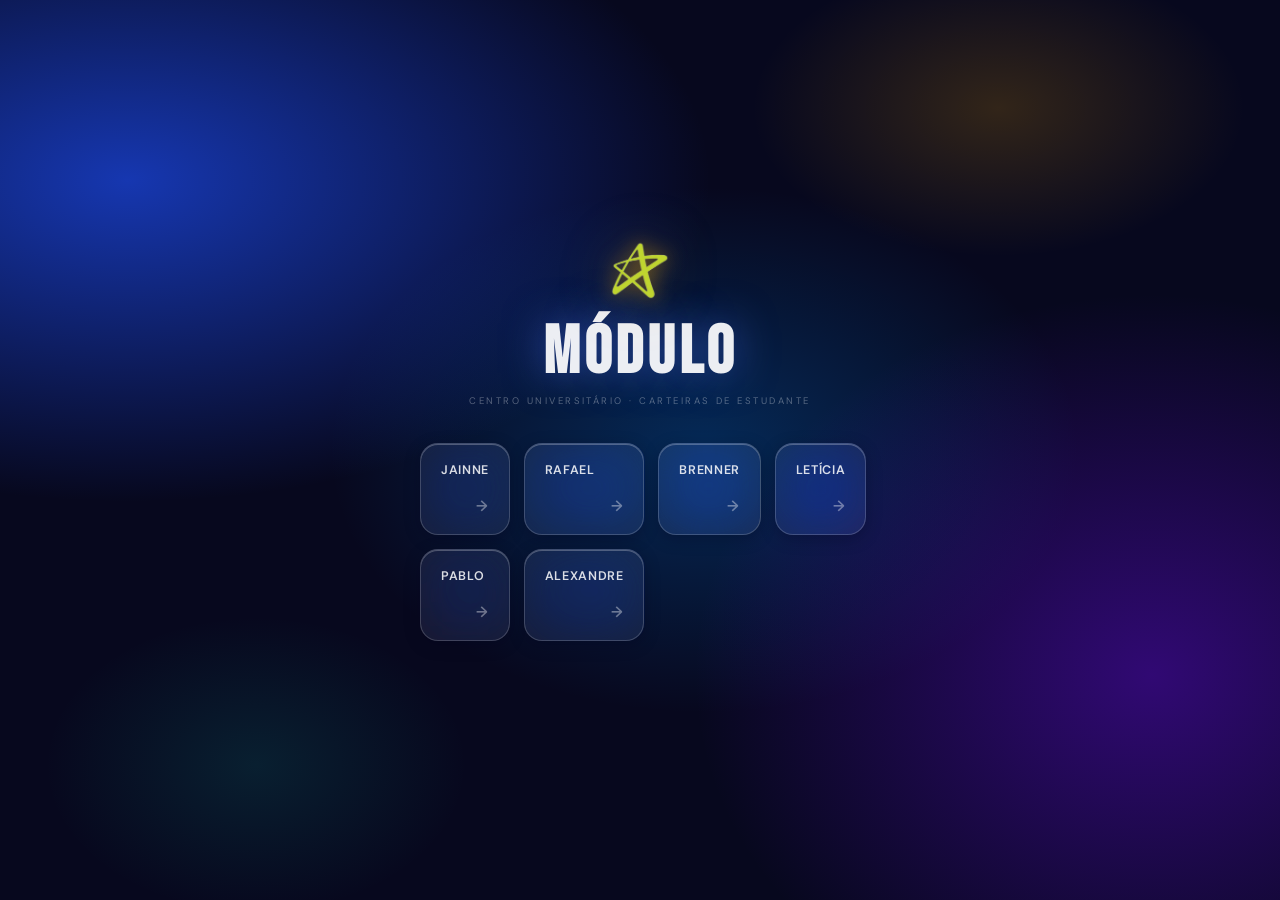
<file: index.html>
<!DOCTYPE html>
<html lang="pt-br">
<head>
  <meta charset="UTF-8">
  <meta name="viewport" content="width=device-width, initial-scale=1.0">
  <title>Módulo Centro Universitário — Carteiras</title>
  <link rel="stylesheet" href="css/style.css">
</head>
<body>
  <div class="index-wrapper">
    <img class="index-logo" src="imagem/estrela.png" alt="Logo Módulo">
    <h1 class="index-title">Módulo</h1>
    <p class="index-sub">Centro Universitário · Carteiras de Estudante</p>

    <ul class="grid-alunos">
      <li><a href="jainne.html">Jainne</a></li>
      <li><a href="rafael.html">Rafael</a></li>
      <li><a href="Brenner.html">Brenner</a></li>
      <li><a href="leticia.html">Letícia</a></li>
      <li><a href="Pablo.html">Pablo</a></li>
      <li><a href="alexandre.html">Alexandre</a></li>
    </ul>
  </div>
</body>
</html>
</file>
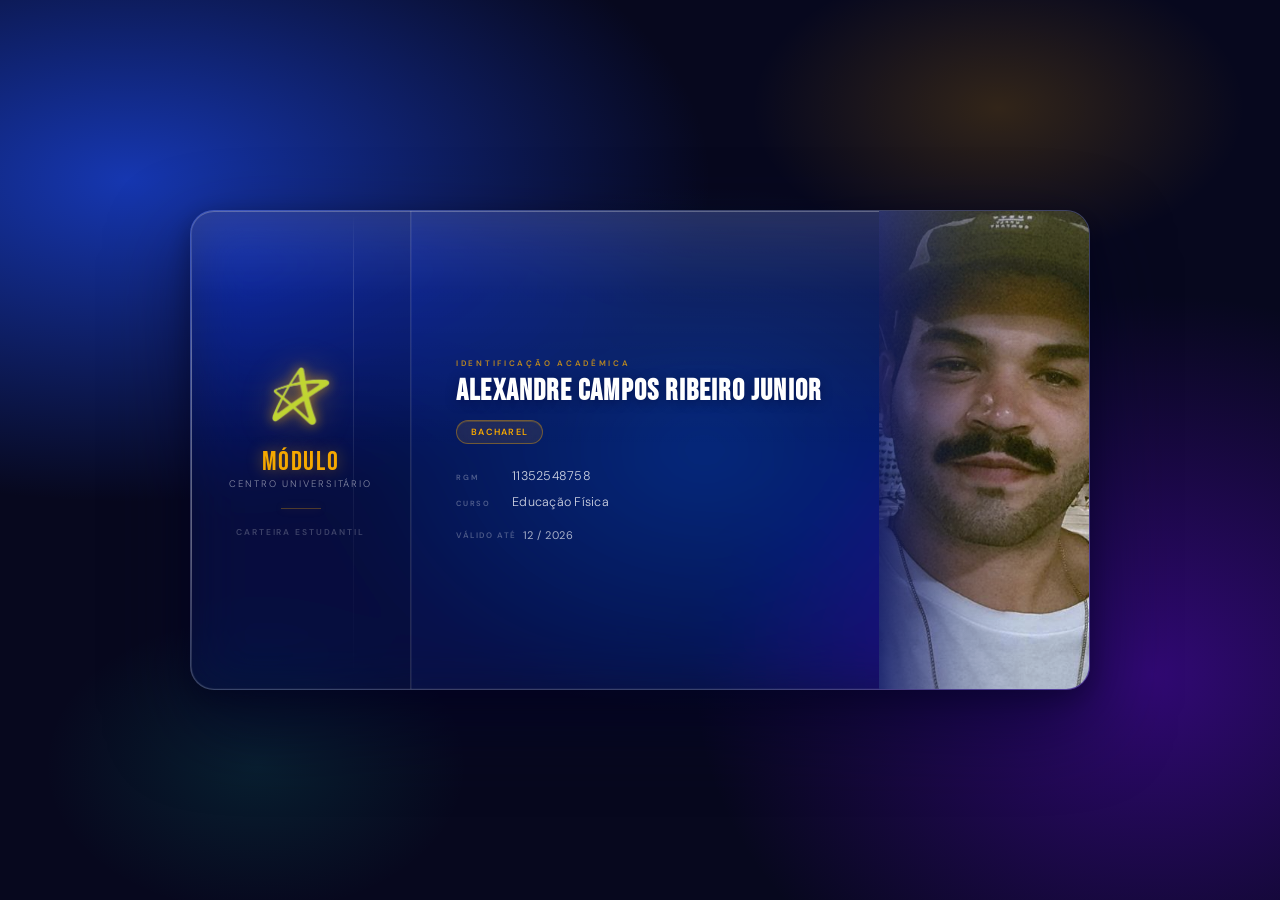
<file: alexandre.html>
<!DOCTYPE html>
<html lang="pt-br">
<head>
  <meta charset="UTF-8">
  <meta name="viewport" content="width=device-width, initial-scale=1.0">
  <title>Carteira — Alexandre Campos Ribeiro Junior</title>
  <link rel="stylesheet" href="css/style.css">
</head>
<body>

  <div class="cartao">

    <div class="painel-esq">
      <img class="logo-estrela" src="imagem/estrela.png" alt="Logo Módulo">
      <div class="instituicao">
        <span class="inst-modulo">Módulo</span>
        <span class="inst-sub">Centro Universitário</span>
      </div>
      <div class="divider"></div>
      <span class="tipo-cartao">Carteira Estudantil</span>
    </div>

    <div class="conteudo">
      <span class="label-id">Identificação Acadêmica</span>
      <h1 class="nome-aluno">Alexandre Campos Ribeiro Junior</h1>
      <span class="badge-curso">Bacharel</span>

      <div class="infos">
        <div class="info-row">
          <span class="info-label">RGM</span>
          <span class="info-valor">11352548758</span>
        </div>
        <div class="info-row">
          <span class="info-label">Curso</span>
          <span class="info-valor">Educação Física</span>
        </div>
      </div>

      <div class="validade-chip">
        Válido até <span>12 / 2026</span>
      </div>
    </div>

    <div class="painel-foto">
      <img class="foto-perfil" src="imagem/alexandre.png" alt="Foto de Rafael">
    </div>

  </div>
</body>
</html>
</file>
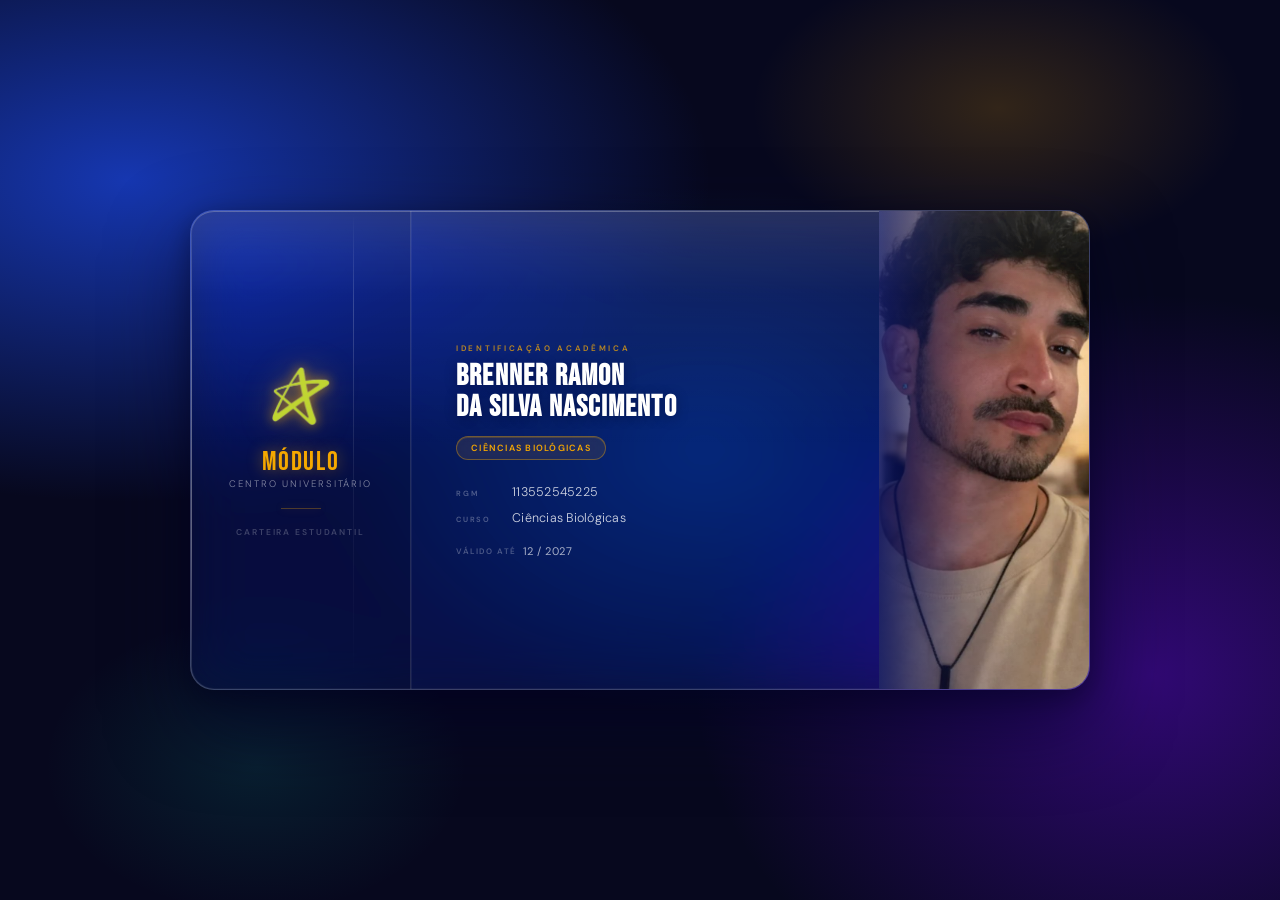
<file: Brenner.html>
<!DOCTYPE html>
<html lang="pt-br">
<head>
  <meta charset="UTF-8">
  <meta name="viewport" content="width=device-width, initial-scale=1.0">
  <title>Carteira — Brenner Ramon da Silva Nascimento</title>
  <link rel="stylesheet" href="css/style.css">
</head>
<body>

  <div class="cartao">

    <div class="painel-esq">
      <img class="logo-estrela" src="imagem/estrela.png" alt="Logo Módulo">
      <div class="instituicao">
        <span class="inst-modulo">Módulo</span>
        <span class="inst-sub">Centro Universitário</span>
      </div>
      <div class="divider"></div>
      <span class="tipo-cartao">Carteira Estudantil</span>
    </div>

    <div class="conteudo">
      <span class="label-id">Identificação Acadêmica</span>
      <h1 class="nome-aluno">Brenner Ramon<br>da Silva Nascimento</h1>
      <span class="badge-curso">Ciências Biológicas</span>

      <div class="infos">
        <div class="info-row">
          <span class="info-label">RGM</span>
          <span class="info-valor">113552545225</span>
        </div>
        <div class="info-row">
          <span class="info-label">Curso</span>
          <span class="info-valor">Ciências Biológicas</span>
        </div>
      </div>

      <div class="validade-chip">
        Válido até <span>12 / 2027</span>
      </div>
    </div>

    <div class="painel-foto">
      <img class="foto-perfil" src="imagem/breno.jpeg" alt="Foto de Brenner">
    </div>

  </div>
</body>
</html>
</file>
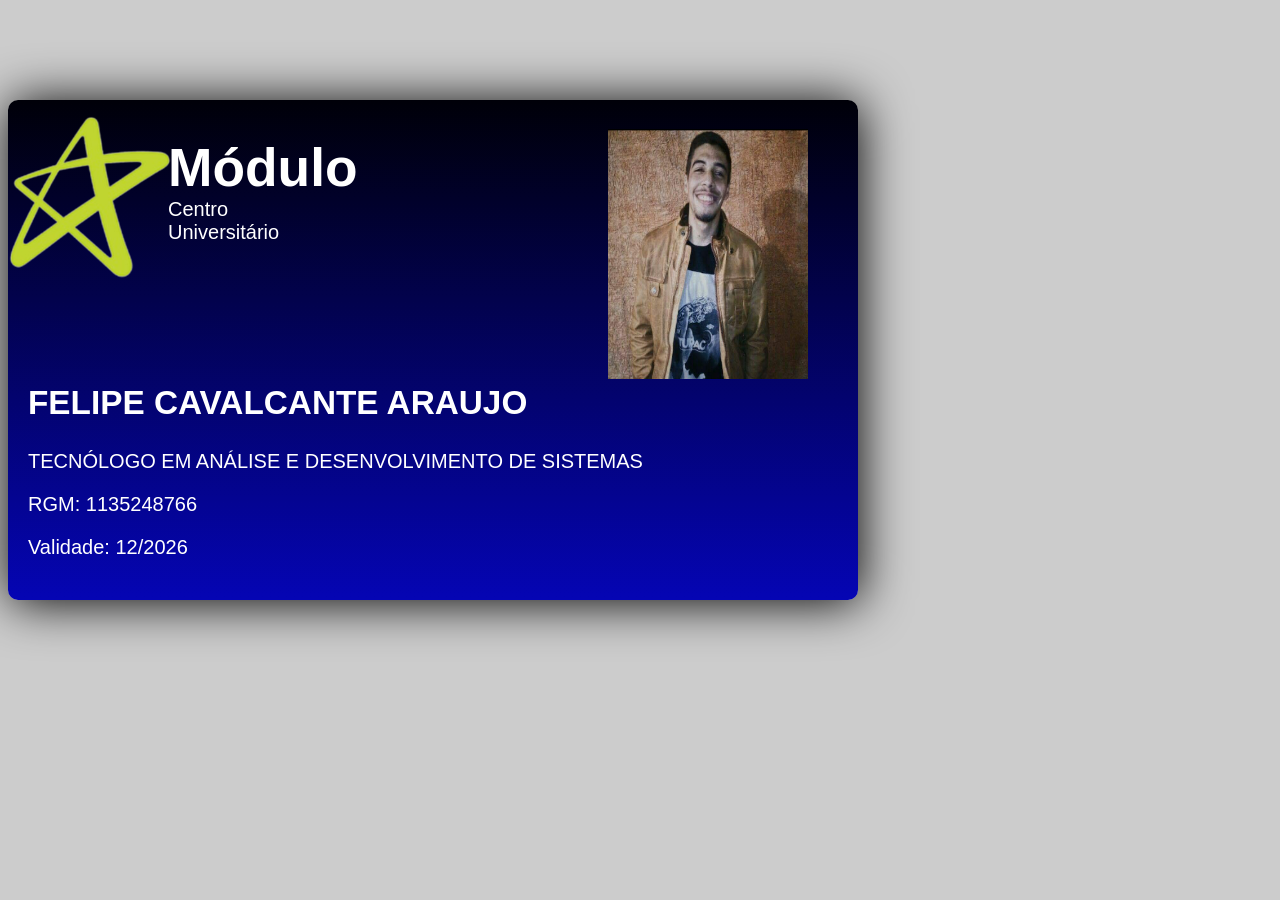
<file: felipe.html>
<!DOCTYPE html>
<html lang="pt-br">

<head>
    <meta charset="UTF-8">
    <meta name="viewport" content="width=device-width, initial-scale=1.0">
    <title>Felipe</title>
    <style>
        body {
            font-family: sans-serif;
            color: #ffffff;
            background-color: #ccc;
        }

        img {
            width: 185px;
            margin-left: -10px;
            margin-top: 5px;
        }

        .cartao {
            background: linear-gradient(rgb(0, 0, 8), rgb(5, 5, 180));
            border-radius: 10px;
            width: 850px;
            height: 500px;
            box-shadow: 2px 2px 50px black;
            margin-top: 100px;
        }

        .principal {
            margin-left: 160px;
            margin-top: -150px;
        }

        .principal h1 {
            font-size: 40pt;
        }

        .principal p {
            font-size: 15pt;
        }

        .subtitulo {
            margin: 0;
        }

        .nome {
            margin-top: 140px;
            font-size: 25pt;
        }

        .nome,
        .abaixo {
            margin-left: 20px;
        }

        .abaixo {
            font-size: 15pt;
        }

        .perfil {
            position: absolute;
            margin-left: 600px;
            margin-top: -450px;
            height: 250px;
            width: 200px;
        }

        h2 {
            text-transform: uppercase;
        }
    </style>

</head>

<body>
    <div class="cartao">
        <img src="imagem/estrela.png" alt="estrela modulo">
        <div class="principal">
            <h1 class="subtitulo">Módulo</h1>
            <p class="subtitulo">Centro</p>
            <p class="subtitulo">Universitário</p>
        </div>

        <h2 class="nome">Felipe Cavalcante Araujo</h2>
        <p class="abaixo">TECNÓLOGO EM ANÁLISE E DESENVOLVIMENTO DE SISTEMAS</p>
        <p class="abaixo">RGM: 1135248766</p>
        <p class="abaixo">Validade: 12/2026</p>

        <img class="perfil" src="imagem/felipe.png" alt="foto principal">
    </div>
</body>

</html>
</file>
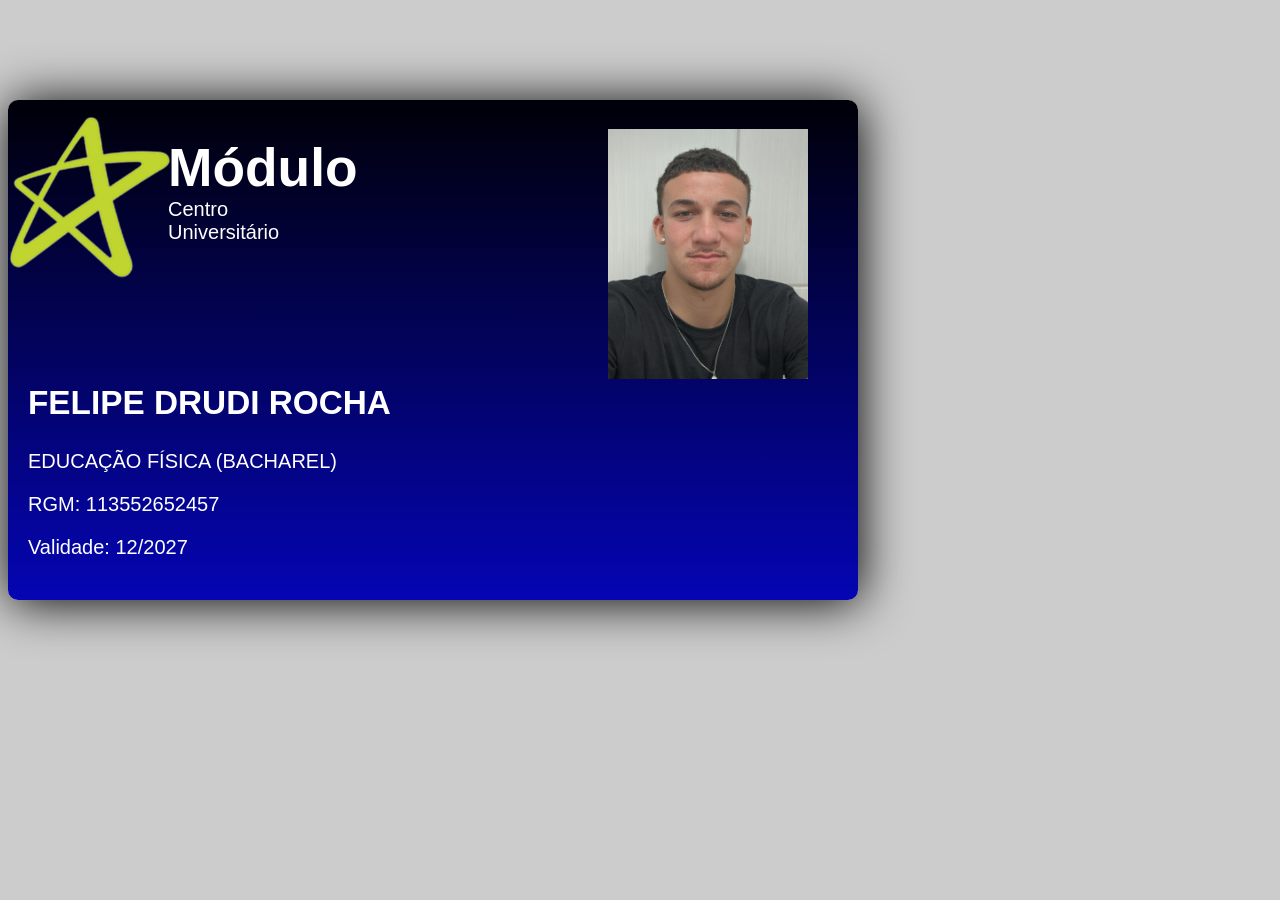
<file: felipinho.html>
<!DOCTYPE html>
<html lang="pt-br">

<head>
    <meta charset="UTF-8">
    <meta name="viewport" content="width=device-width, initial-scale=1.0">
    <title>Felipe</title>
    <style>
        body {
            font-family: sans-serif;
            color: #ffffff;
            background-color: #ccc;
        }

        img {
            width: 185px;
            margin-left: -10px;
            margin-top: 5px;
        }

        .cartao {
            background: linear-gradient(rgb(0, 0, 8), rgb(5, 5, 180));
            border-radius: 10px;
            width: 850px;
            height: 500px;
            box-shadow: 2px 2px 50px black;
            margin-top: 100px;
        }

        .principal {
            margin-left: 160px;
            margin-top: -150px;
        }

        .principal h1 {
            font-size: 40pt;
        }

        .principal p {
            font-size: 15pt;
        }

        .subtitulo {
            margin: 0;
        }

        .nome {
            margin-top: 140px;
            font-size: 25pt;
        }

        .nome,
        .abaixo {
            margin-left: 20px;
        }

        .abaixo {
            font-size: 15pt;
        }

        .perfil {
            position: absolute;
            margin-left: 600px;
            margin-top: -450px;
            height: 250px;
            width: 200px;
        }

        h2 {
            text-transform: uppercase;
        }
    </style>

</head>

<body>
    <div class="cartao">
        <img src="imagem/estrela.png" alt="estrela modulo">
        <div class="principal">
            <h1 class="subtitulo">Módulo</h1>
            <p class="subtitulo">Centro</p>
            <p class="subtitulo">Universitário</p>
        </div>

        <h2 class="nome">Felipe Drudi Rocha</h2>
        <p class="abaixo">EDUCAÇÃO FÍSICA (BACHAREL)</p>
        <p class="abaixo">RGM: 113552652457</p>
        <p class="abaixo">Validade: 12/2027</p>

        <img class="perfil" src="imagem/felipinho.jpeg" alt="foto principal">
    </div>
</body>

</html>
</file>
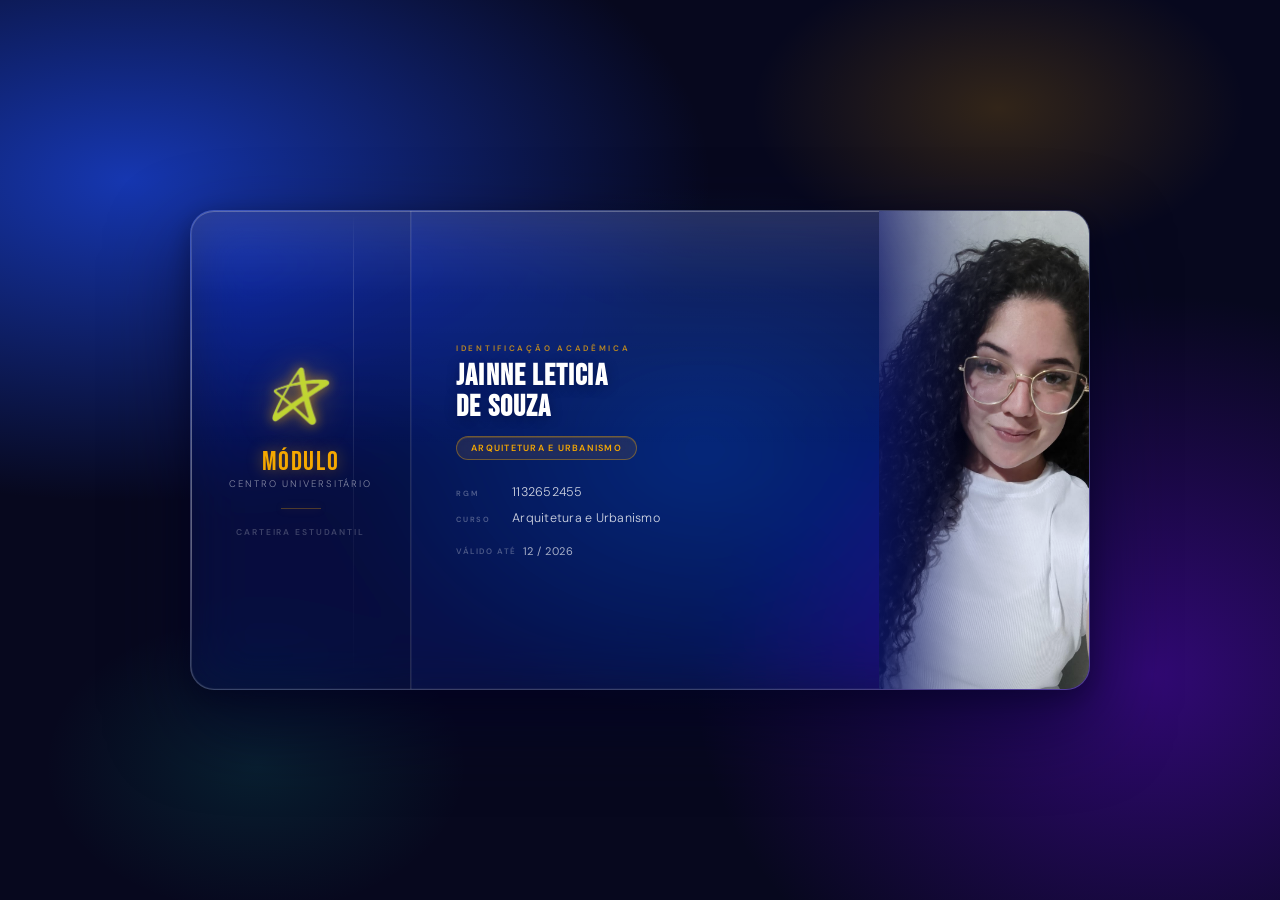
<file: jainne.html>
<!DOCTYPE html>
<html lang="pt-br">
<head>
  <meta charset="UTF-8">
  <meta name="viewport" content="width=device-width, initial-scale=1.0">
  <title>Carteira — Jainne Leticia de Souza</title>
  <link rel="stylesheet" href="css/style.css">
</head>
<body>

  <div class="cartao">

    <div class="painel-esq">
      <img class="logo-estrela" src="imagem/estrela.png" alt="Logo Módulo">
      <div class="instituicao">
        <span class="inst-modulo">Módulo</span>
        <span class="inst-sub">Centro Universitário</span>
      </div>
      <div class="divider"></div>
      <span class="tipo-cartao">Carteira Estudantil</span>
    </div>

    <div class="conteudo">
      <span class="label-id">Identificação Acadêmica</span>
      <h1 class="nome-aluno">Jainne Leticia<br>de Souza</h1>
      <span class="badge-curso">Arquitetura e Urbanismo</span>

      <div class="infos">
        <div class="info-row">
          <span class="info-label">RGM</span>
          <span class="info-valor">1132652455</span>
        </div>
        <div class="info-row">
          <span class="info-label">Curso</span>
          <span class="info-valor">Arquitetura e Urbanismo</span>
        </div>
      </div>

      <div class="validade-chip">
        Válido até <span>12 / 2026</span>
      </div>
    </div>

    <div class="painel-foto">
      <img class="foto-perfil" src="imagem/jainne.jpeg" alt="Foto de Jainne">
    </div>

  </div>
</body>
</html>
</file>
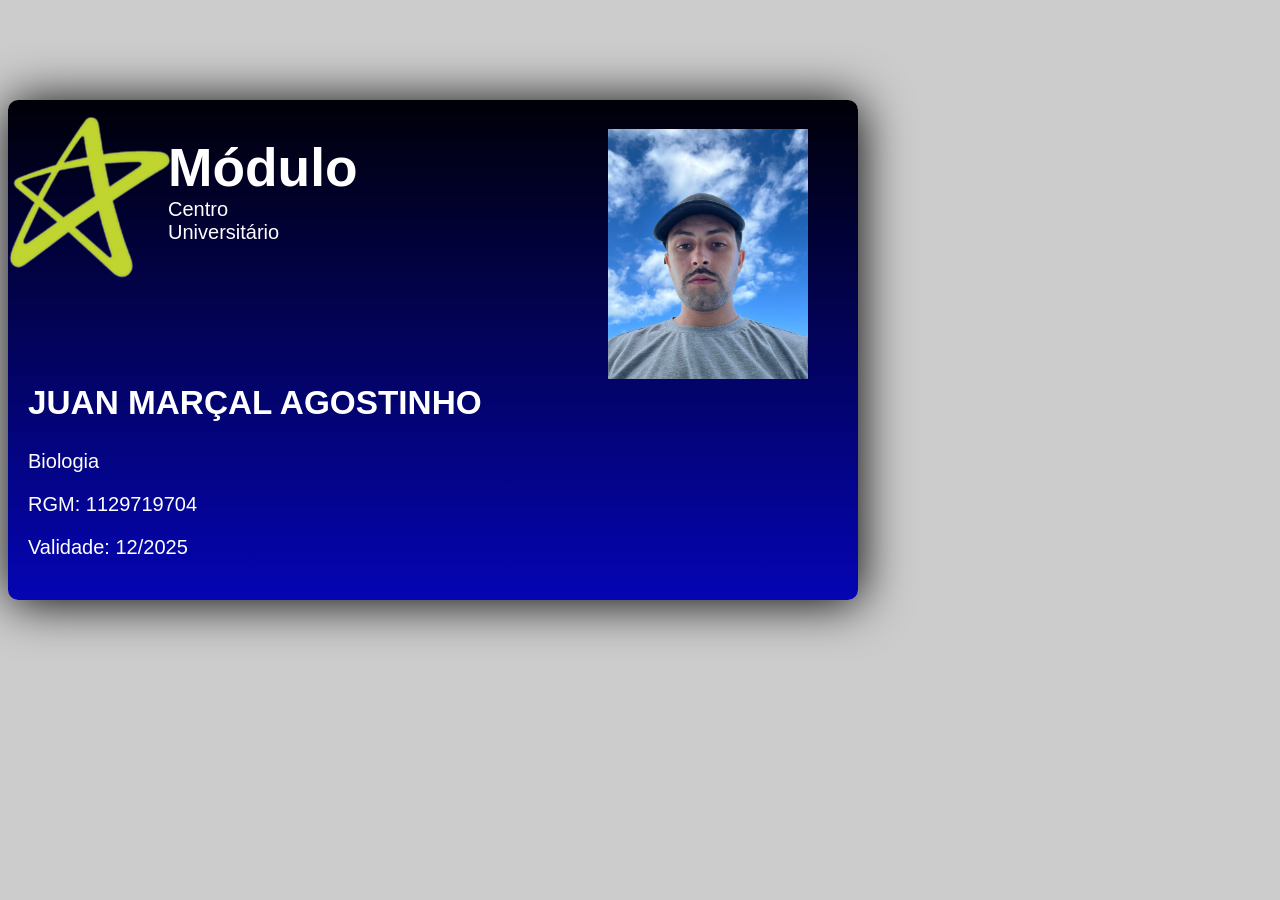
<file: juan.html>
<!DOCTYPE html>
<html lang="pt-br">

<head>
    <meta charset="UTF-8">
    <meta name="viewport" content="width=device-width, initial-scale=1.0">
    <title>Juan</title>
    <style>
        body {
            font-family: sans-serif;
            color: #ffffff;
            background-color: #ccc;
        }

        img {
            width: 185px;
            margin-left: -10px;
            margin-top: 5px;
        }

        .cartao {
            background: linear-gradient(rgb(0, 0, 8), rgb(5, 5, 180));
            border-radius: 10px;
            width: 850px;
            height: 500px;
            box-shadow: 2px 2px 50px black;
            margin-top: 100px;
        }

        .principal {
            margin-left: 160px;
            margin-top: -150px;
        }

        .principal h1 {
            font-size: 40pt;
        }

        .principal p {
            font-size: 15pt;
        }

        .subtitulo {
            margin: 0;
        }

        .nome {
            margin-top: 140px;
            font-size: 25pt;
        }

        .nome,
        .abaixo {
            margin-left: 20px;
        }

        .abaixo {
            font-size: 15pt;
        }

        .perfil {
            position: absolute;
            margin-left: 600px;
            margin-top: -450px;
            height: 250px;
            width: 200px;
        }

        h2 {
            text-transform: uppercase;
        }
    </style>

</head>

<body>
    <div class="cartao">
        <img src="imagem/estrela.png" alt="estrela modulo">
        <div class="principal">
            <h1 class="subtitulo">Módulo</h1>
            <p class="subtitulo">Centro</p>
            <p class="subtitulo">Universitário</p>
        </div>

        <h2 class="nome">Juan Marçal Agostinho</h2>
        <p class="abaixo">Biologia</p>
        <p class="abaixo">RGM: 1129719704</p>
        <p class="abaixo">Validade: 12/2025</p>

        <img class="perfil" src="imagem/juan.jpeg" alt="foto principal">
    </div>
</body>

</html>
</file>
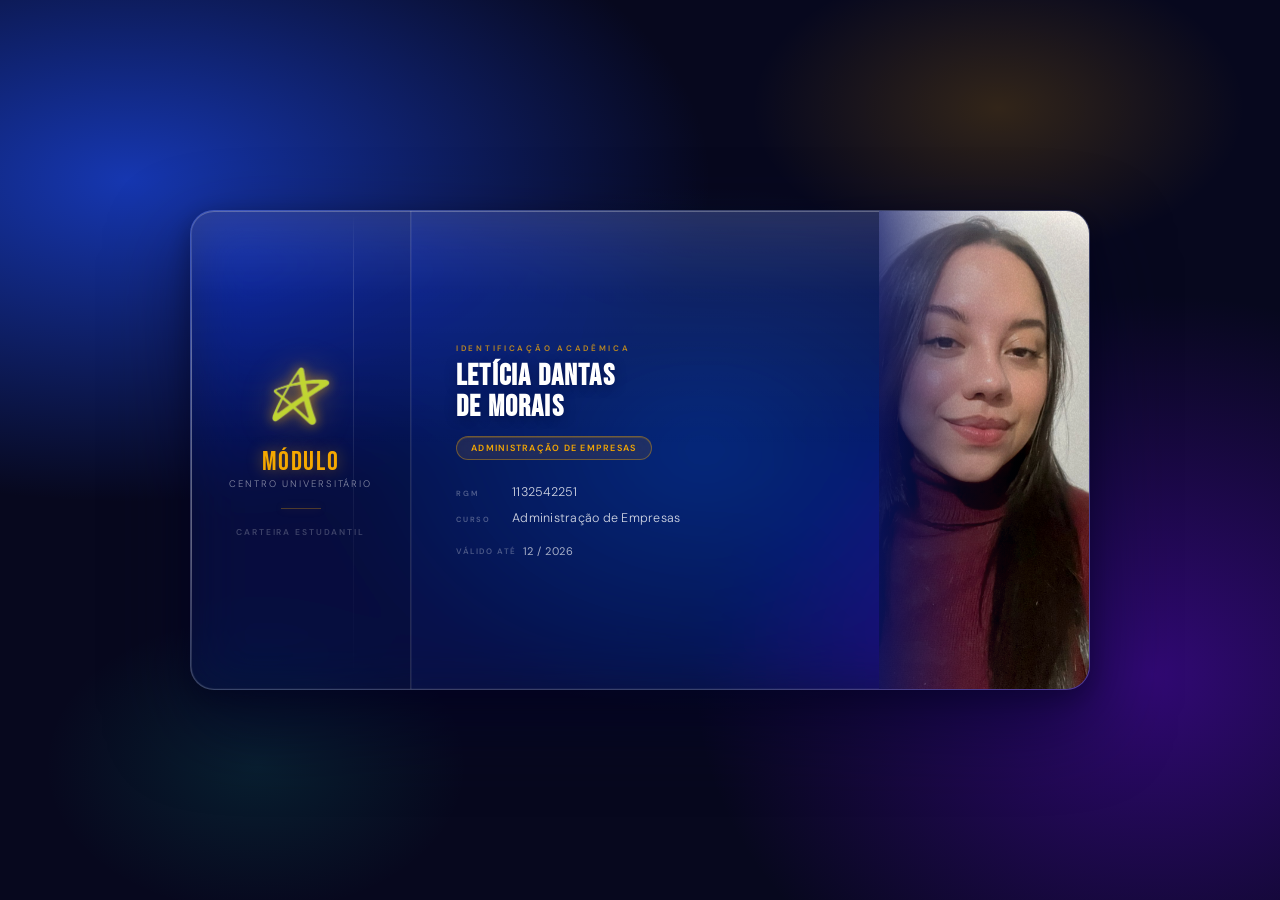
<file: leticia.html>
<!DOCTYPE html>
<html lang="pt-br">
<head>
  <meta charset="UTF-8">
  <meta name="viewport" content="width=device-width, initial-scale=1.0">
  <title>Carteira — Letícia Dantas de Morais</title>
  <link rel="stylesheet" href="css/style.css">
</head>
<body>

  <div class="cartao">

    <div class="painel-esq">
      <img class="logo-estrela" src="imagem/estrela.png" alt="Logo Módulo">
      <div class="instituicao">
        <span class="inst-modulo">Módulo</span>
        <span class="inst-sub">Centro Universitário</span>
      </div>
      <div class="divider"></div>
      <span class="tipo-cartao">Carteira Estudantil</span>
    </div>

    <div class="conteudo">
      <span class="label-id">Identificação Acadêmica</span>
      <h1 class="nome-aluno">Letícia Dantas<br>de Morais</h1>
      <span class="badge-curso">Administração de Empresas</span>

      <div class="infos">
        <div class="info-row">
          <span class="info-label">RGM</span>
          <span class="info-valor">1132542251</span>
        </div>
        <div class="info-row">
          <span class="info-label">Curso</span>
          <span class="info-valor">Administração de Empresas</span>
        </div>
      </div>

      <div class="validade-chip">
        Válido até <span>12 / 2026</span>
      </div>
    </div>

    <div class="painel-foto">
      <img class="foto-perfil" src="imagem/leticia.jpeg" alt="Foto de Letícia">
    </div>

  </div>
</body>
</html>
</file>
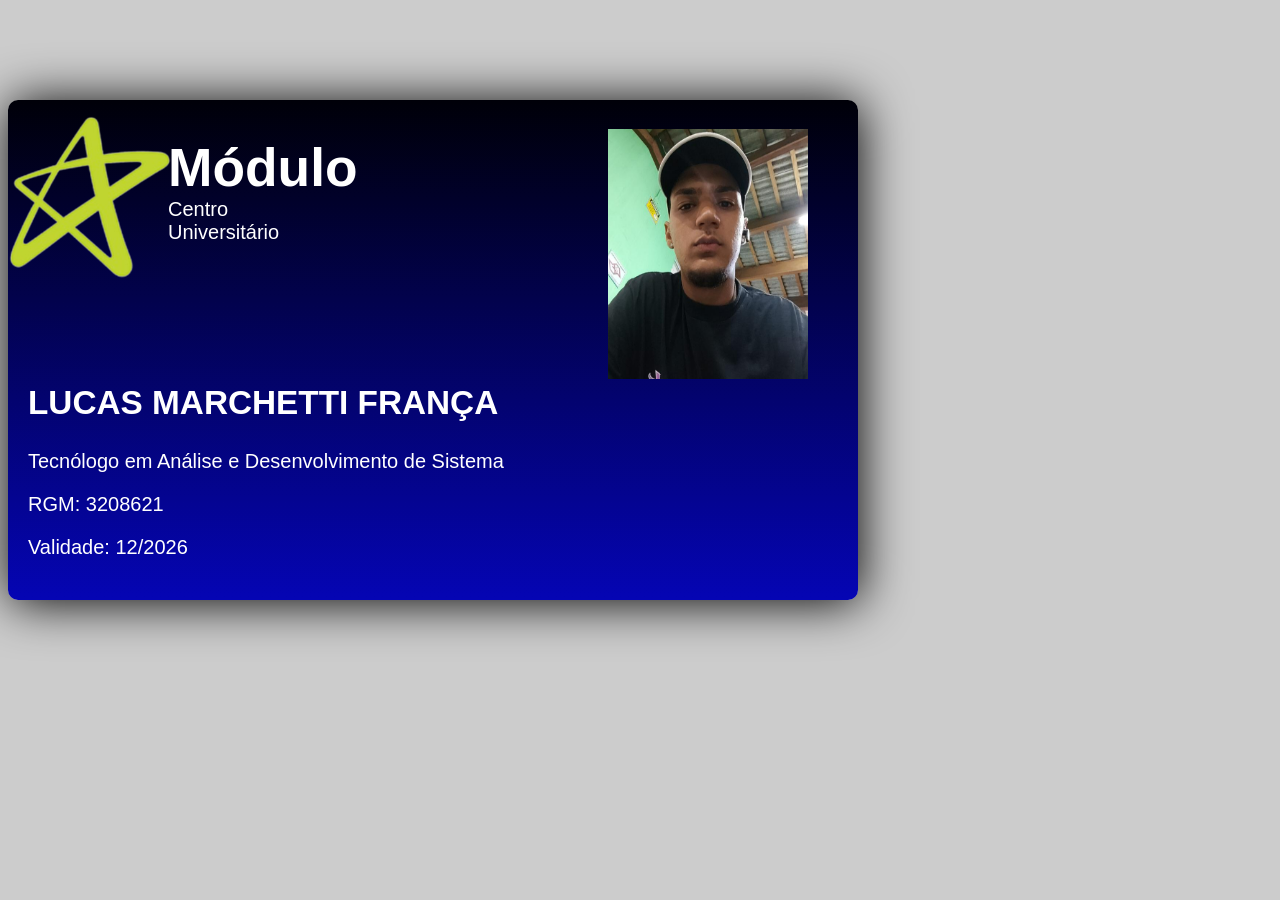
<file: lucas.html>
<!DOCTYPE html>
<html lang="pt-br">

<head>
    <meta charset="UTF-8">
    <meta name="viewport" content="width=device-width, initial-scale=1.0">
    <title>Lucas</title>
    <style>
        body {
            font-family: sans-serif;
            color: #ffffff;
            background-color: #ccc;
        }

        img {
            width: 185px;
            margin-left: -10px;
            margin-top: 5px;
        }

        .cartao {
            background: linear-gradient(rgb(0, 0, 8), rgb(5, 5, 180));
            border-radius: 10px;
            width: 850px;
            height: 500px;
            box-shadow: 2px 2px 50px black;
            margin-top: 100px;
        }

        .principal {
            margin-left: 160px;
            margin-top: -150px;
        }

        .principal h1 {
            font-size: 40pt;
        }

        .principal p {
            font-size: 15pt;
        }

        .subtitulo {
            margin: 0;
        }

        .nome {
            margin-top: 140px;
            font-size: 25pt;
        }

        .nome,
        .abaixo {
            margin-left: 20px;
        }

        .abaixo {
            font-size: 15pt;
        }

        .perfil {
            position: absolute;
            margin-left: 600px;
            margin-top: -450px;
            height: 250px;
            width: 200px;
        }

        h2 {
            text-transform: uppercase;
        }
    </style>

</head>

<body>
    <div class="cartao">
        <img src="imagem/estrela.png" alt="estrela modulo">
        <div class="principal">
            <h1 class="subtitulo">Módulo</h1>
            <p class="subtitulo">Centro</p>
            <p class="subtitulo">Universitário</p>
        </div>

        <h2 class="nome">lucas marchetti frança</h2>
        <p class="abaixo">Tecnólogo em Análise e Desenvolvimento de Sistema</p>
        <p class="abaixo">RGM: 3208621</p>
        <p class="abaixo">Validade: 12/2026</p>

        <img class="perfil" src="imagem/lucas.png" alt="foto principal">
    </div>
</body>

</html>
</file>
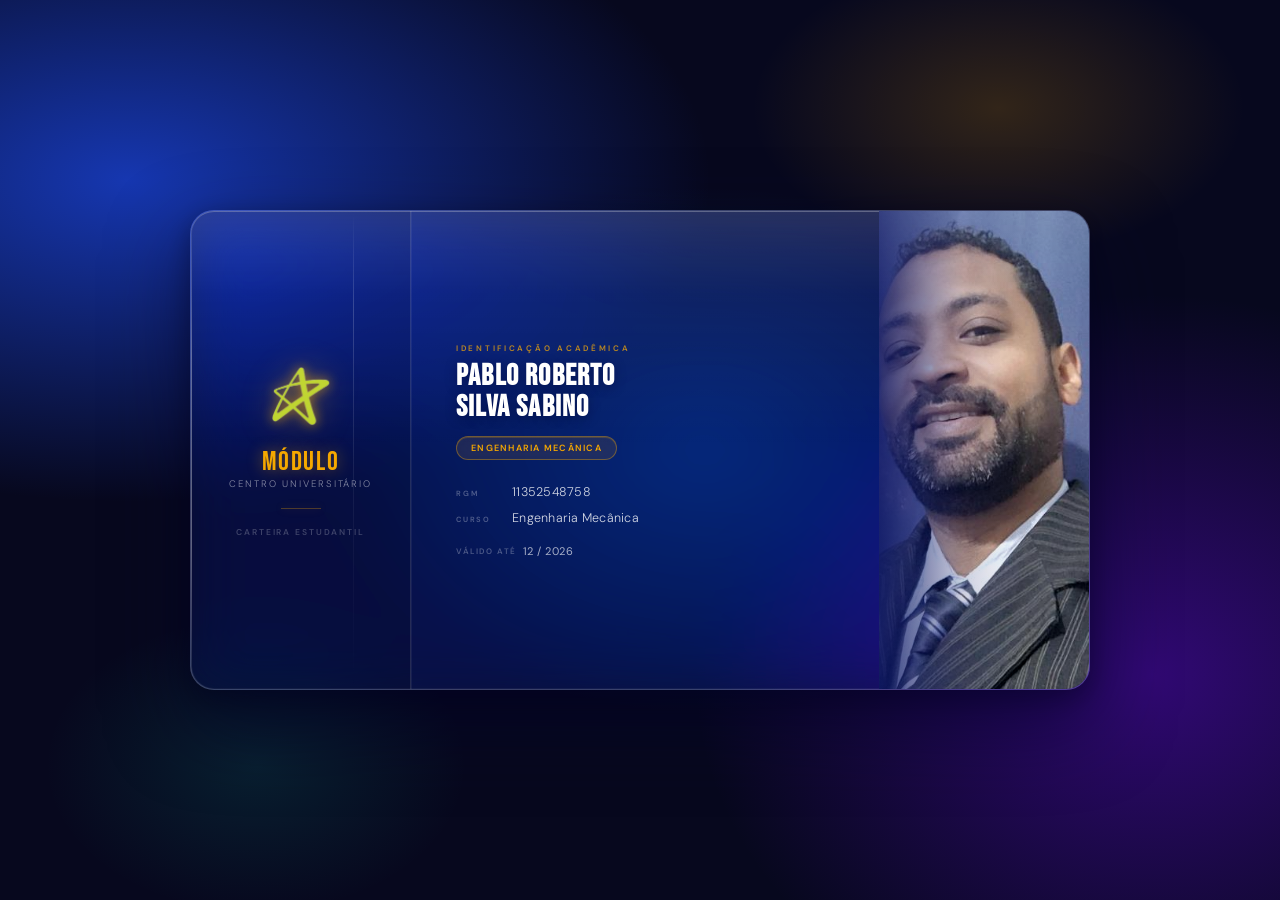
<file: Pablo.html>
<!DOCTYPE html>
<html lang="pt-br">
<head>
  <meta charset="UTF-8">
  <meta name="viewport" content="width=device-width, initial-scale=1.0">
  <title>Carteira — Pablo Sabino</title>
  <link rel="stylesheet" href="css/style.css">
</head>
<body>

  <div class="cartao">

    <div class="painel-esq">
      <img class="logo-estrela" src="imagem/estrela.png" alt="Logo Módulo">
      <div class="instituicao">
        <span class="inst-modulo">Módulo</span>
        <span class="inst-sub">Centro Universitário</span>
      </div>
      <div class="divider"></div>
      <span class="tipo-cartao">Carteira Estudantil</span>
    </div>

    <div class="conteudo">
      <span class="label-id">Identificação Acadêmica</span>
      <h1 class="nome-aluno">Pablo Roberto<br>Silva Sabino</h1>
      <span class="badge-curso">Engenharia Mecânica</span>

      <div class="infos">
        <div class="info-row">
          <span class="info-label">RGM</span>
          <span class="info-valor">11352548758</span>
        </div>
        <div class="info-row">
          <span class="info-label">Curso</span>
          <span class="info-valor">Engenharia Mecânica</span>
        </div>
      </div>

      <div class="validade-chip">
        Válido até <span>12 / 2026</span>
      </div>
    </div>

    <div class="painel-foto">
      <img class="foto-perfil" src="imagem/pablo.png" alt="Foto de Rafael">
    </div>

  </div>
</body>
</html>
</file>
<file: css/style.css>
@import url('https://fonts.googleapis.com/css2?family=Bebas+Neue&family=DM+Sans:ital,opsz,wght@0,9..40,300;0,9..40,400;0,9..40,600;1,9..40,300&display=swap');

/* Reset */
*, *::before, *::after {
  box-sizing: border-box;
  margin: 0;
  padding: 0;
}

:root {
  --accent: #f5a800;
  --radius: 24px;
  --font-display: 'Bebas Neue', sans-serif;
  --font-body: 'DM Sans', sans-serif;

  /* Glass tokens */
  --glass-fill:      rgba(255, 255, 255, 0.07);
  --glass-border:    rgba(255, 255, 255, 0.20);
  --glass-shine-top: rgba(255, 255, 255, 0.30);
  --glass-blur:      blur(28px) saturate(180%) brightness(1.08);
  --glass-shadow:
    inset 0 1px 0 rgba(255,255,255,0.32),
    inset 0 -1px 0 rgba(255,255,255,0.06),
    inset 1px 0 0 rgba(255,255,255,0.10),
    inset -1px 0 0 rgba(255,255,255,0.04),
    0 32px 80px rgba(0,0,40,0.55),
    0 8px 24px rgba(0,0,20,0.35);
}

html {
  -webkit-text-size-adjust: 100%;
}

/* Vivid background — essential for glass to read */
body {
  min-height: 100dvh;
  display: flex;
  flex-direction: column;
  align-items: center;
  justify-content: center;
  font-family: var(--font-body);
  padding: 28px 16px 44px;
  gap: 24px;
  color: #fff;

  background-color: #07081e;
  background-image:
    radial-gradient(ellipse 70% 55% at 10% 20%,  rgba(30, 80, 255, 0.65)  0%, transparent 65%),
    radial-gradient(ellipse 55% 65% at 90% 75%,  rgba(90, 10, 200, 0.50)  0%, transparent 65%),
    radial-gradient(ellipse 45% 45% at 55% 50%,  rgba(0,  120, 220, 0.30) 0%, transparent 65%),
    radial-gradient(ellipse 35% 30% at 78% 12%,  rgba(245,168,  0, 0.18)  0%, transparent 55%),
    radial-gradient(ellipse 30% 30% at 20% 85%,  rgba(20, 200, 180, 0.12) 0%, transparent 55%);
}

/* Botão voltar */
.back-link {
  align-self: flex-start;
  display: inline-flex;
  align-items: center;
  gap: 6px;
  text-decoration: none;
  font-family: var(--font-body);
  font-size: 11px;
  font-weight: 600;
  color: rgba(255,255,255,0.85);
  letter-spacing: .08em;
  text-transform: uppercase;
  padding: 8px 18px;
  border-radius: 100px;
  border: 1px solid var(--glass-border);
  background: var(--glass-fill);
  backdrop-filter: var(--glass-blur);
  -webkit-backdrop-filter: var(--glass-blur);
  box-shadow:
    inset 0 1px 0 rgba(255,255,255,0.28),
    0 4px 16px rgba(0,0,30,0.3);
  transition: background .2s, box-shadow .2s;
  -webkit-tap-highlight-color: transparent;
}
.back-link:active,
.back-link:hover {
  background: rgba(255,255,255,0.14);
  box-shadow:
    inset 0 1px 0 rgba(255,255,255,0.38),
    0 8px 24px rgba(0,0,30,0.4);
}
.back-link::before {
  content: '←';
  font-size: 14px;
}

/* Cartao — mobile (retrato, vertical) */
.cartao {
  position: relative;
  width: 100%;
  max-width: 380px;
  border-radius: var(--radius);
  overflow: hidden;
  display: flex;
  flex-direction: column;
  color: #fff;

  /* Glass surface */
  background: rgba(20, 40, 130, 0.28);
  backdrop-filter: var(--glass-blur);
  -webkit-backdrop-filter: var(--glass-blur);
  border: 1px solid var(--glass-border);
  box-shadow: var(--glass-shadow);
}

/* Specular top highlight on the card */
.cartao::before {
  content: '';
  position: absolute;
  top: 0;
  left: 0;
  right: 0;
  height: 50%;
  background: linear-gradient(
    to bottom,
    rgba(255,255,255,0.13) 0%,
    rgba(255,255,255,0.04) 35%,
    transparent 100%
  );
  pointer-events: none;
  z-index: 10;
  border-radius: var(--radius) var(--radius) 0 0;
}

/* Refraction shimmer line */
.cartao::after {
  content: '';
  position: absolute;
  top: 0;
  left: 18%;
  width: 1px;
  height: 100%;
  background: linear-gradient(
    to bottom,
    transparent 0%,
    rgba(255,255,255,0.18) 20%,
    rgba(255,255,255,0.06) 60%,
    transparent 100%
  );
  pointer-events: none;
  z-index: 10;
}

/* Header do cartão — glass panel */
.painel-esq {
  display: flex;
  flex-direction: row;
  align-items: center;
  gap: 12px;
  padding: 16px 20px;
  position: relative;
  z-index: 2;
  background: rgba(0, 0, 30, 0.22);
  border-bottom: 1px solid rgba(255,255,255,0.12);
}

/* Inner shine on header */
.painel-esq::after {
  content: '';
  position: absolute;
  top: 0; left: 0; right: 0;
  height: 1px;
  background: rgba(255,255,255,0.35);
  pointer-events: none;
}

.logo-estrela {
  width: 34px;
  height: 34px;
  object-fit: contain;
  flex-shrink: 0;
  filter:
    drop-shadow(0 0 6px rgba(245,168,0,0.7))
    drop-shadow(0 0 16px rgba(245,168,0,0.35));
}

.instituicao {
  line-height: 1.2;
}

.inst-modulo {
  display: block;
  font-family: var(--font-display);
  font-size: 21px;
  letter-spacing: .06em;
  color: var(--accent);
  text-shadow: 0 0 16px rgba(245,168,0,0.45);
}

.inst-sub {
  display: block;
  font-size: 8.5px;
  font-weight: 300;
  letter-spacing: .2em;
  text-transform: uppercase;
  color: rgba(255,255,255,0.50);
}

.divider {
  display: none;
}

.tipo-cartao {
  margin-left: auto;
  font-size: 7.5px;
  font-weight: 600;
  letter-spacing: .22em;
  text-transform: uppercase;
  color: rgba(255,255,255,0.22);
  writing-mode: vertical-rl;
  text-orientation: mixed;
  rotate: 180deg;
}

/* Foto */
.painel-foto {
  position: relative;
  width: 100%;
  z-index: 2;
}

.painel-foto::before {
  content: '';
  position: absolute;
  inset: 0;
  background: linear-gradient(
    to bottom,
    rgba(10,20,100,0.30) 0%,
    transparent 18%,
    transparent 65%,
    rgba(10,20,100,0.90) 100%
  );
  z-index: 1;
}

.foto-perfil {
  width: 100%;
  height: auto;
  display: block;
  filter: contrast(1.05) saturate(0.9);
}

/* Informações — glass panel */
.conteudo {
  position: relative;
  z-index: 2;
  padding: 22px 22px 28px;
  display: flex;
  flex-direction: column;
  background: rgba(10, 20, 80, 0.18);
  border-top: 1px solid rgba(255,255,255,0.10);
}

.label-id {
  font-size: 8px;
  font-weight: 600;
  letter-spacing: .34em;
  text-transform: uppercase;
  color: var(--accent);
  opacity: 0.75;
  margin-bottom: 8px;
}

.nome-aluno {
  font-family: var(--font-display);
  font-size: 31px;
  letter-spacing: .04em;
  text-transform: uppercase;
  line-height: 1.05;
  color: #fff;
  text-shadow: 0 2px 12px rgba(0,0,40,0.4);
  margin-bottom: 12px;
}

/* Badge — glass pill */
.badge-curso {
  display: inline-block;
  align-self: flex-start;
  padding: 5px 14px;
  border-radius: 100px;
  border: 1px solid rgba(245,168,0,0.38);
  background: rgba(245,168,0,0.10);
  backdrop-filter: blur(8px);
  -webkit-backdrop-filter: blur(8px);
  box-shadow: inset 0 1px 0 rgba(245,168,0,0.20);
  font-size: 9px;
  font-weight: 600;
  letter-spacing: .14em;
  text-transform: uppercase;
  color: var(--accent);
  margin-bottom: 20px;
}

.infos {
  display: flex;
  flex-direction: column;
  gap: 10px;
}

.info-row {
  display: flex;
  align-items: baseline;
  gap: 10px;
}

.info-label {
  font-size: 7.5px;
  font-weight: 600;
  letter-spacing: .24em;
  text-transform: uppercase;
  color: rgba(255,255,255,0.30);
  min-width: 46px;
  flex-shrink: 0;
}

.info-valor {
  font-size: 12.5px;
  font-weight: 300;
  color: rgba(255,255,255,0.82);
  letter-spacing: .02em;
}

.validade-chip {
  margin-top: 18px;
  display: inline-flex;
  align-items: center;
  gap: 6px;
  font-size: 8px;
  font-weight: 600;
  letter-spacing: .2em;
  text-transform: uppercase;
  color: rgba(255,255,255,0.28);
}

.validade-chip span {
  color: rgba(255,255,255,0.65);
  font-weight: 400;
  font-size: 11px;
  letter-spacing: .04em;
}

/* Página index */
.index-wrapper {
  width: 100%;
  max-width: 480px;
  text-align: center;
  padding: 28px 20px 48px;
}

.index-logo {
  width: 64px;
  margin-bottom: 14px;
  filter:
    drop-shadow(0 0 10px rgba(245,168,0,0.6))
    drop-shadow(0 0 28px rgba(245,168,0,0.25));
}

.index-title {
  font-family: var(--font-display);
  font-size: 56px;
  letter-spacing: .06em;
  color: rgba(255,255,255,0.92);
  line-height: 1;
  text-shadow: 0 0 40px rgba(80,120,255,0.5);
}

.index-sub {
  font-size: 9.5px;
  letter-spacing: .26em;
  text-transform: uppercase;
  color: rgba(255,255,255,0.32);
  margin-top: 8px;
  margin-bottom: 36px;
}

.grid-alunos {
  display: grid;
  grid-template-columns: 1fr 1fr;
  gap: 12px;
  list-style: none;
}

/* Glass pill links */
.grid-alunos a {
  display: flex;
  align-items: center;
  justify-content: space-between;
  text-decoration: none;
  font-family: var(--font-body);
  font-size: 12.5px;
  font-weight: 600;
  letter-spacing: .05em;
  text-transform: uppercase;
  color: rgba(255,255,255,0.85);
  padding: 14px 16px;
  border-radius: 16px;
  border: 1px solid rgba(255,255,255,0.18);
  background: rgba(255,255,255,0.07);
  backdrop-filter: var(--glass-blur);
  -webkit-backdrop-filter: var(--glass-blur);
  box-shadow:
    inset 0 1px 0 rgba(255,255,255,0.25),
    0 4px 16px rgba(0,0,30,0.3);
  transition: background .2s, box-shadow .2s;
  -webkit-tap-highlight-color: transparent;
}

.grid-alunos a:active,
.grid-alunos a:hover {
  background: rgba(255,255,255,0.14);
  box-shadow:
    inset 0 1px 0 rgba(255,255,255,0.35),
    0 8px 28px rgba(30,80,255,0.35);
  color: #fff;
}

.grid-alunos a::after {
  content: '→';
  opacity: 0.45;
  font-size: 15px;
}

/* Desktop — cartao horizontal (>= 700px) */
@media (min-width: 700px) {

  body {
    padding: 52px 24px;
    gap: 36px;
  }

  .cartao {
    flex-direction: row;
    max-width: 900px;
    width: 100%;
    height: 480px;
    align-items: stretch;
  }

  /* Left panel — vertical glass column */
  .painel-esq {
    flex-direction: column;
    flex-shrink: 0;
    width: 220px;
    height: 100%;
    padding: 32px 20px;
    border-bottom: none;
    border-right: 1px solid rgba(255,255,255,0.12);
    justify-content: center;
    gap: 18px;
  }

  .painel-esq::after {
    top: 0; left: 0; right: auto; bottom: 0;
    width: 1px;
    height: 100%;
    background: linear-gradient(
      to bottom,
      transparent,
      rgba(255,255,255,0.3) 30%,
      rgba(255,255,255,0.3) 70%,
      transparent
    );
  }

  .logo-estrela {
    width: 66px;
    height: 66px;
  }

  .instituicao {
    text-align: center;
  }

  .inst-modulo {
    font-size: 27px;
  }

  .inst-sub {
    font-size: 9.5px;
  }

  .divider {
    display: block;
    width: 40px;
    height: 1px;
    background: rgba(245,168,0,0.30);
    box-shadow: 0 0 8px rgba(245,168,0,0.25);
  }

  .tipo-cartao {
    margin-left: 0;
    writing-mode: horizontal-tb;
    rotate: none;
    font-size: 8.5px;
    letter-spacing: .22em;
  }

  /* Center content */
  .conteudo {
    flex: 1;
    padding: 36px 40px 36px 44px;
    justify-content: center;
    border-top: none;
    border-left: 1px solid rgba(255,255,255,0.06);
  }

  .nome-aluno {
    font-size: 30px;
  }

  .badge-curso {
    margin-bottom: 24px;
  }

  /* Right photo panel */
  .painel-foto {
    flex-shrink: 0;
    width: 210px;
    height: 100%;
    overflow: hidden;
  }

  .foto-perfil {
    width: 100%;
    height: 100%;
    object-fit: cover;
    object-position: top center;
  }

  .painel-foto::before {
    background: linear-gradient(
      to right,
      rgba(10,20,100,0.85) 0%,
      rgba(10,20,100,0.20) 40%,
      transparent 70%
    );
  }

  /* Index */
  .index-title {
    font-size: 68px;
  }

  .grid-alunos {
    grid-template-columns: repeat(4, 1fr);
    gap: 14px;
  }

  .grid-alunos a {
    flex-direction: column;
    align-items: flex-start;
    padding: 18px 20px;
    border-radius: 18px;
    gap: 18px;
  }

  .grid-alunos a::after {
    align-self: flex-end;
  }
}
</file>
